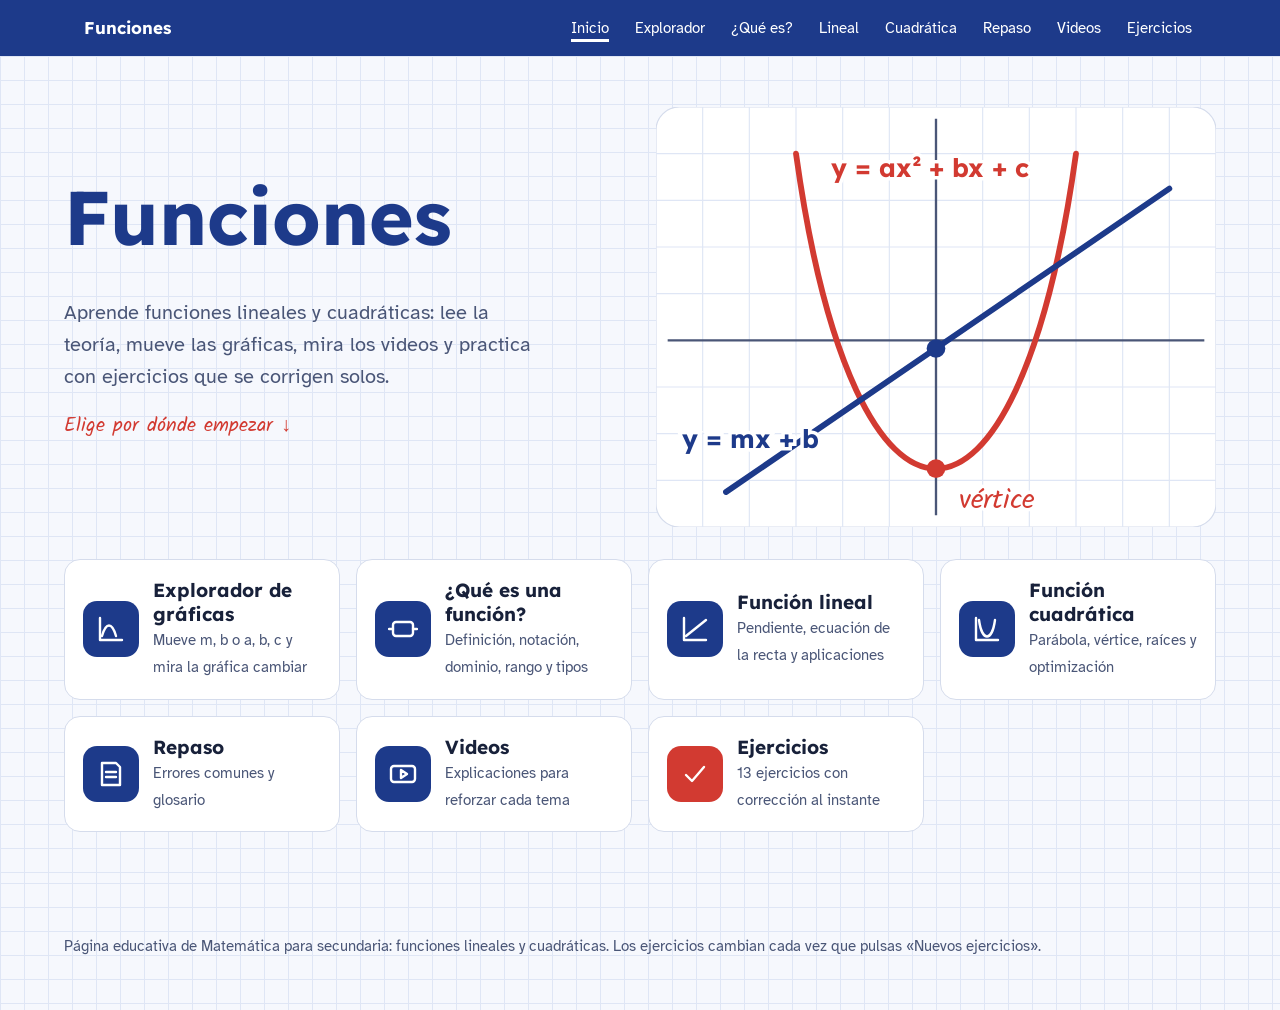
<file: index.html>
<!doctype html>
<html lang="es">
  <head>
    <meta charset="utf-8" />
    <meta name="viewport" content="width=device-width,initial-scale=1" />
    <title>Funciones: aprende y practica</title>
    <link rel="preconnect" href="https://fonts.googleapis.com" />
    <link
      href="https://fonts.googleapis.com/css2?family=Lexend:wght@500;700&family=Atkinson+Hyperlegible:wght@400;700&family=Kalam:wght@700&display=swap"
      rel="stylesheet"
    />
    <!-- Estilos: comunes primero, luego los de esta página -->
    <link rel="stylesheet" href="base.css" />
    <link rel="stylesheet" href="navegacion.css" />
    <link rel="stylesheet" href="componentes.css" />
    <link rel="stylesheet" href="portada.css" />
  </head>
  <body>
    <nav>
      <div class="wrap">
        <b>Funciones</b><a href="index.html" aria-current="page">Inicio</a
        ><a href="explorador.html">Explorador</a><a href="que-es.html">¿Qué es?</a
        ><a href="lineal.html">Lineal</a><a href="cuadratica.html">Cuadrática</a
        ><a href="repaso.html">Repaso</a><a href="videos.html">Videos</a
        ><a href="ejercicios.html">Ejercicios</a>
      </div>
    </nav>

    <section class="band cover paper" id="inicio">
      <div class="wrap">
        <div>
          <h1>Funciones</h1>
          <p class="lead" style="font-size: 20px; color: var(--soft); max-width: 36ch">
            Aprende funciones lineales y cuadráticas: lee la teoría, mueve las gráficas, mira los
            videos y practica con ejercicios que se corrigen solos.
          </p>
          <p class="note">Elige por dónde empezar ↓</p>
        </div>
        <svg
          class="art"
          viewBox="0 0 480 360"
          role="img"
          aria-label="Una recta y una parábola sobre un plano cartesiano"
        >
          <rect
            x="0"
            y="0"
            width="480"
            height="360"
            rx="20"
            fill="var(--card)"
            stroke="var(--line)"
          />
          <g stroke="var(--grid)" stroke-width="1">
            <path
              d="M40 0V360M80 0V360M120 0V360M160 0V360M200 0V360M280 0V360M320 0V360M360 0V360M400 0V360M440 0V360M0 40H480M0 80H480M0 120H480M0 160H480M0 240H480M0 280H480M0 320H480"
            />
          </g>
          <g stroke="var(--soft)" stroke-width="2"><path d="M240 10V350M10 200H470" /></g>
          <path
            d="M120 40 C 170 400, 310 400, 360 40"
            fill="none"
            stroke="var(--red)"
            stroke-width="5"
            stroke-linecap="round"
          />
          <path
            d="M60 330 L 440 70"
            fill="none"
            stroke="var(--blue)"
            stroke-width="5"
            stroke-linecap="round"
          />
          <circle cx="240" cy="310" r="8" fill="var(--red)" />
          <circle cx="240" cy="207" r="8" fill="var(--blue)" />
          <text
            x="260"
            y="344"
            paint-order="stroke"
            stroke="var(--card)"
            stroke-width="6"
            font-family="Kalam,cursive"
            font-size="24"
            fill="var(--red)"
          >
            vértice
          </text>
          <text
            x="22"
            y="292"
            paint-order="stroke"
            stroke="var(--card)"
            stroke-width="6"
            font-family="Lexend,sans-serif"
            font-weight="700"
            font-size="22"
            fill="var(--blue)"
          >
            y = mx + b
          </text>
          <text
            x="150"
            y="60"
            paint-order="stroke"
            stroke="var(--card)"
            stroke-width="6"
            font-family="Lexend,sans-serif"
            font-weight="700"
            font-size="22"
            fill="var(--red)"
          >
            y = ax² + bx + c
          </text>
        </svg>
      </div>
      <div style="max-width: 1240px; margin: 0 auto">
        <div class="menu" style="margin-top: 32px">
          <a class="card" href="explorador.html"
            ><span class="ic"
              ><svg
                width="30"
                height="30"
                viewBox="0 0 30 30"
                fill="none"
                stroke="#fff"
                stroke-width="2.4"
                stroke-linecap="round"
                stroke-linejoin="round"
                aria-hidden="true"
              >
                <path d="M4 26V4M4 26h22" />
                <path d="M6 22c4-14 10-14 14 0" /></svg></span
            ><span
              ><b>Explorador de gráficas</b
              ><small>Mueve m, b o a, b, c y mira la gráfica cambiar</small></span
            ></a
          ><a class="card" href="que-es.html"
            ><span class="ic"
              ><svg
                width="30"
                height="30"
                viewBox="0 0 30 30"
                fill="none"
                stroke="#fff"
                stroke-width="2.4"
                stroke-linecap="round"
                stroke-linejoin="round"
                aria-hidden="true"
              >
                <rect x="5" y="8" width="20" height="14" rx="3" />
                <path d="M1 15h4M25 15h4" /></svg></span
            ><span
              ><b>¿Qué es una función?</b
              ><small>Definición, notación, dominio, rango y tipos</small></span
            ></a
          ><a class="card" href="lineal.html"
            ><span class="ic"
              ><svg
                width="30"
                height="30"
                viewBox="0 0 30 30"
                fill="none"
                stroke="#fff"
                stroke-width="2.4"
                stroke-linecap="round"
                stroke-linejoin="round"
                aria-hidden="true"
              >
                <path d="M4 26V4M4 26h22" />
                <path d="M6 22L26 6" /></svg></span
            ><span
              ><b>Función lineal</b
              ><small>Pendiente, ecuación de la recta y aplicaciones</small></span
            ></a
          ><a class="card" href="cuadratica.html"
            ><span class="ic"
              ><svg
                width="30"
                height="30"
                viewBox="0 0 30 30"
                fill="none"
                stroke="#fff"
                stroke-width="2.4"
                stroke-linecap="round"
                stroke-linejoin="round"
                aria-hidden="true"
              >
                <path d="M4 26V4M4 26h22" />
                <path d="M7 6c3 22 13 22 16 0" /></svg></span
            ><span
              ><b>Función cuadrática</b
              ><small>Parábola, vértice, raíces y optimización</small></span
            ></a
          ><a class="card" href="repaso.html"
            ><span class="ic"
              ><svg
                width="30"
                height="30"
                viewBox="0 0 30 30"
                fill="none"
                stroke="#fff"
                stroke-width="2.4"
                stroke-linecap="round"
                stroke-linejoin="round"
                aria-hidden="true"
              >
                <path d="M6 4h14l4 4v18H6z" />
                <path d="M10 13h10M10 18h10" /></svg></span
            ><span><b>Repaso</b><small>Errores comunes y glosario</small></span></a
          ><a class="card" href="videos.html"
            ><span class="ic"
              ><svg
                width="30"
                height="30"
                viewBox="0 0 30 30"
                fill="none"
                stroke="#fff"
                stroke-width="2.4"
                stroke-linecap="round"
                stroke-linejoin="round"
                aria-hidden="true"
              >
                <rect x="3" y="7" width="24" height="16" rx="3" />
                <path d="M13 11l6 4-6 4z" /></svg></span
            ><span><b>Videos</b><small>Explicaciones para reforzar cada tema</small></span></a
          ><a class="card hot" href="ejercicios.html"
            ><span class="ic"
              ><svg
                width="30"
                height="30"
                viewBox="0 0 30 30"
                fill="none"
                stroke="#fff"
                stroke-width="2.4"
                stroke-linecap="round"
                stroke-linejoin="round"
                aria-hidden="true"
              >
                <path d="M6 16l6 6L24 8" /></svg></span
            ><span
              ><b>Ejercicios</b><small>13 ejercicios con corrección al instante</small></span
            ></a
          >
        </div>
      </div>
    </section>

    <footer class="band paper">
      <div class="wrap">
        Página educativa de Matemática para secundaria: funciones lineales y cuadráticas. Los
        ejercicios cambian cada vez que pulsas «Nuevos ejercicios».
      </div>
    </footer>
  </body>
</html>
</file>
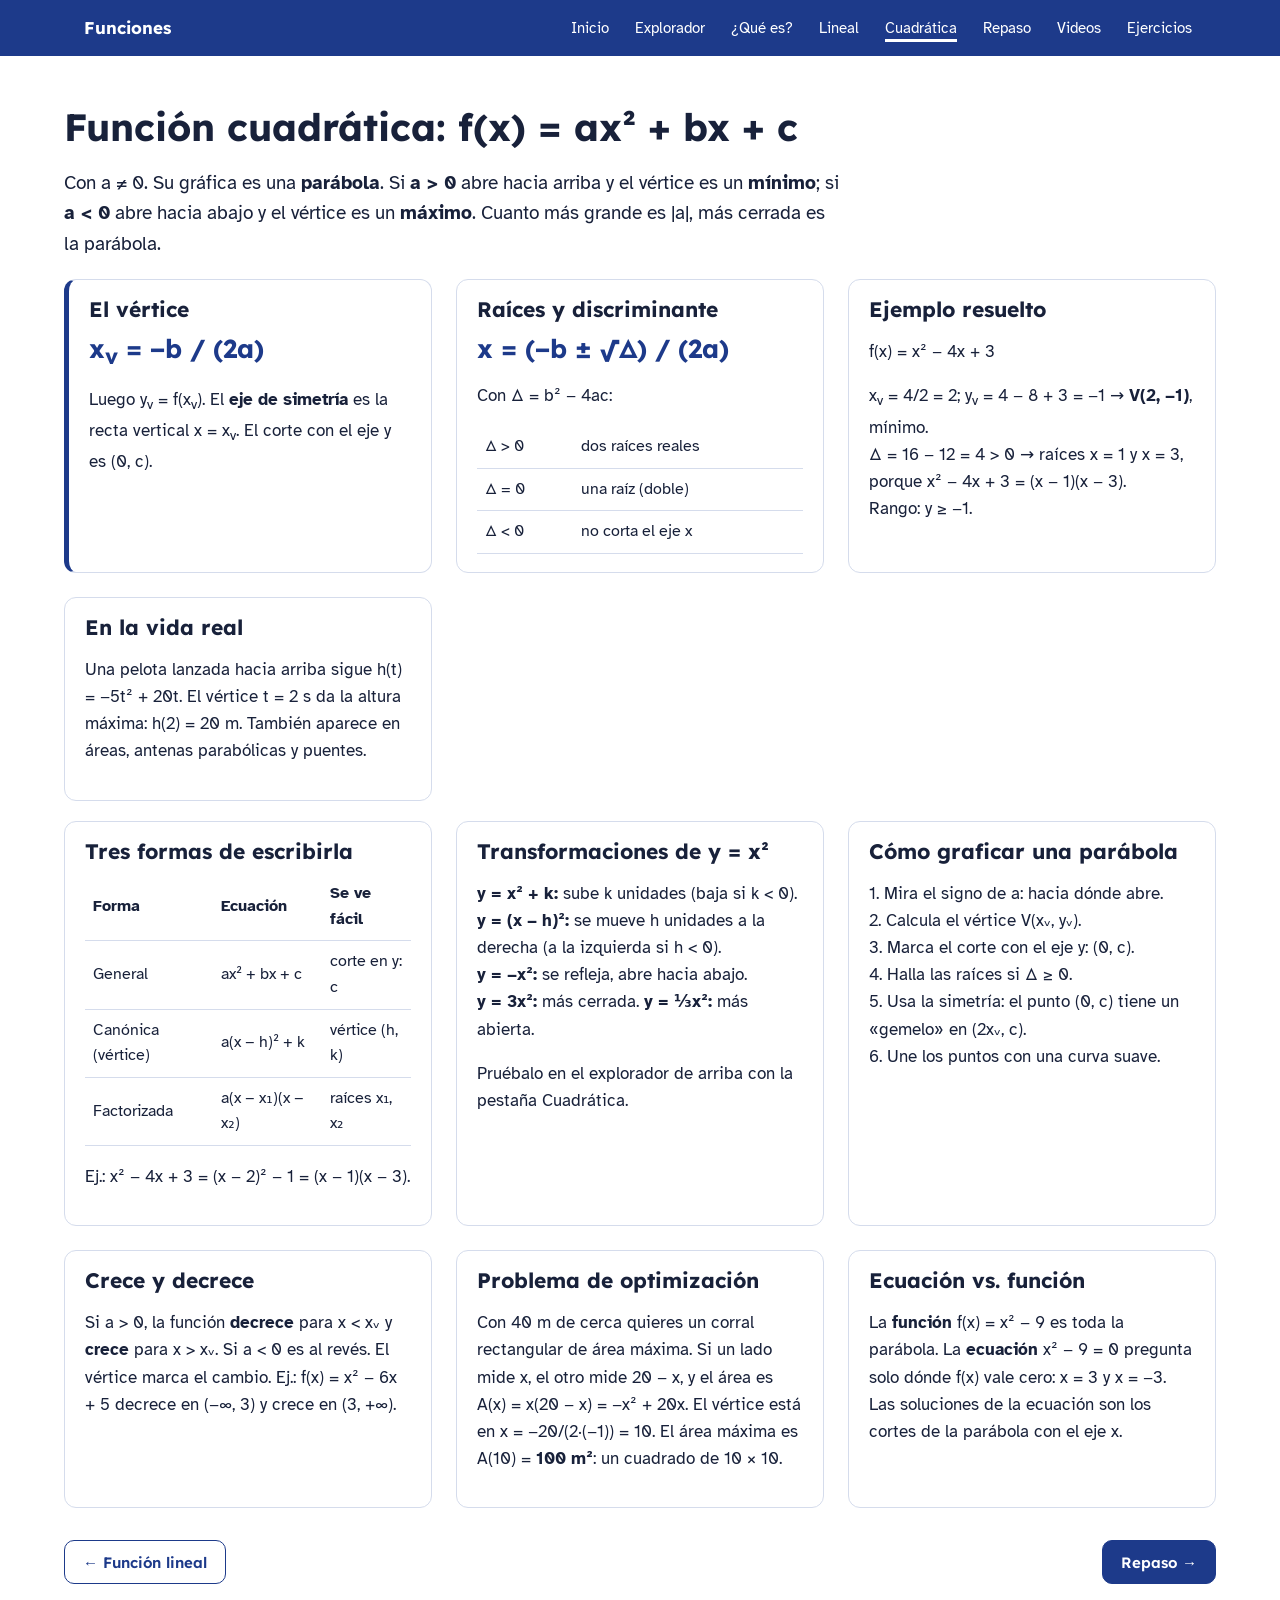
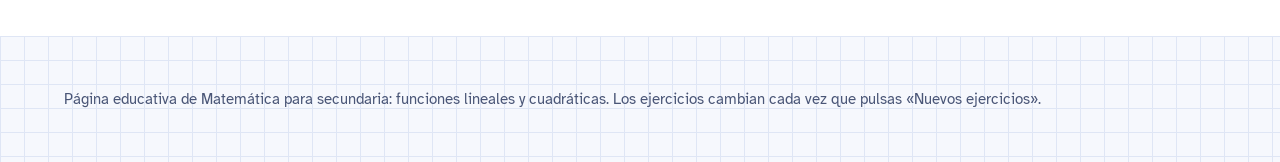
<file: cuadratica.html>
<!doctype html>
<html lang="es">
  <head>
    <meta charset="utf-8" />
    <meta name="viewport" content="width=device-width,initial-scale=1" />
    <title>Función cuadrática · Funciones</title>
    <link rel="preconnect" href="https://fonts.googleapis.com" />
    <link
      href="https://fonts.googleapis.com/css2?family=Lexend:wght@500;700&family=Atkinson+Hyperlegible:wght@400;700&family=Kalam:wght@700&display=swap"
      rel="stylesheet"
    />
    <!-- Estilos: comunes primero, luego los de esta página -->
    <link rel="stylesheet" href="base.css" />
    <link rel="stylesheet" href="navegacion.css" />
    <link rel="stylesheet" href="componentes.css" />
    <link rel="stylesheet" href="teoria.css" />
  </head>
  <body>
    <nav>
      <div class="wrap">
        <b>Funciones</b><a href="index.html">Inicio</a><a href="explorador.html">Explorador</a
        ><a href="que-es.html">¿Qué es?</a><a href="lineal.html">Lineal</a
        ><a href="cuadratica.html" aria-current="page">Cuadrática</a><a href="repaso.html">Repaso</a
        ><a href="videos.html">Videos</a><a href="ejercicios.html">Ejercicios</a>
      </div>
    </nav>

    <section class="band" id="cuadratica">
      <div class="wrap">
        <h2>Función cuadrática: f(x) = ax² + bx + c</h2>
        <p class="def">
          Con a ≠ 0. Su gráfica es una <b>parábola</b>. Si <b>a &gt; 0</b> abre hacia arriba y el
          vértice es un <b>mínimo</b>; si <b>a &lt; 0</b> abre hacia abajo y el vértice es un
          <b>máximo</b>. Cuanto más grande es |a|, más cerrada es la parábola.
        </p>
        <div class="cols">
          <div class="box key">
            <h3>El vértice</h3>
            <p class="formula">x<sub>v</sub> = −b / (2a)</p>
            <p>
              Luego y<sub>v</sub> = f(x<sub>v</sub>). El <b>eje de simetría</b> es la recta vertical
              x = x<sub>v</sub>. El corte con el eje y es (0, c).
            </p>
          </div>
          <div class="box">
            <h3>Raíces y discriminante</h3>
            <p class="formula">x = (−b ± √Δ) / (2a)</p>
            <p>Con Δ = b² − 4ac:</p>
            <table>
              <tr>
                <td>Δ &gt; 0</td>
                <td>dos raíces reales</td>
              </tr>
              <tr>
                <td>Δ = 0</td>
                <td>una raíz (doble)</td>
              </tr>
              <tr>
                <td>Δ &lt; 0</td>
                <td>no corta el eje x</td>
              </tr>
            </table>
          </div>
          <div class="box">
            <h3>Ejemplo resuelto</h3>
            <p>f(x) = x² − 4x + 3</p>
            <p>
              x<sub>v</sub> = 4/2 = 2; y<sub>v</sub> = 4 − 8 + 3 = −1 → <b>V(2, −1)</b>, mínimo.<br />Δ
              = 16 − 12 = 4 &gt; 0 → raíces x = 1 y x = 3, porque x² − 4x + 3 = (x − 1)(x − 3).<br />Rango:
              y ≥ −1.
            </p>
          </div>
          <div class="box">
            <h3>En la vida real</h3>
            <p>
              Una pelota lanzada hacia arriba sigue h(t) = −5t² + 20t. El vértice t = 2 s da la
              altura máxima: h(2) = 20 m. También aparece en áreas, antenas parabólicas y puentes.
            </p>
          </div>
        </div>
        <div class="cols">
          <div class="box">
            <h3>Tres formas de escribirla</h3>
            <table>
              <tr>
                <th>Forma</th>
                <th>Ecuación</th>
                <th>Se ve fácil</th>
              </tr>
              <tr>
                <td>General</td>
                <td>ax² + bx + c</td>
                <td>corte en y: c</td>
              </tr>
              <tr>
                <td>Canónica (vértice)</td>
                <td>a(x − h)² + k</td>
                <td>vértice (h, k)</td>
              </tr>
              <tr>
                <td>Factorizada</td>
                <td>a(x − x₁)(x − x₂)</td>
                <td>raíces x₁, x₂</td>
              </tr>
            </table>
            <p>Ej.: x² − 4x + 3 = (x − 2)² − 1 = (x − 1)(x − 3).</p>
          </div>
          <div class="box">
            <h3>Transformaciones de y = x²</h3>
            <p>
              <b>y = x² + k:</b> sube k unidades (baja si k &lt; 0).<br /><b>y = (x − h)²:</b> se
              mueve h unidades a la derecha (a la izquierda si h &lt; 0).<br /><b>y = −x²:</b> se
              refleja, abre hacia abajo.<br /><b>y = 3x²:</b> más cerrada. <b>y = ⅓x²:</b> más
              abierta.
            </p>
            <p>Pruébalo en el explorador de arriba con la pestaña Cuadrática.</p>
          </div>
          <div class="box">
            <h3>Cómo graficar una parábola</h3>
            <p>
              1. Mira el signo de a: hacia dónde abre.<br />2. Calcula el vértice V(xᵥ, yᵥ).<br />3.
              Marca el corte con el eje y: (0, c).<br />4. Halla las raíces si Δ ≥ 0.<br />5. Usa la
              simetría: el punto (0, c) tiene un «gemelo» en (2xᵥ, c).<br />6. Une los puntos con
              una curva suave.
            </p>
          </div>
          <div class="box">
            <h3>Crece y decrece</h3>
            <p>
              Si a &gt; 0, la función <b>decrece</b> para x &lt; xᵥ y <b>crece</b> para x &gt; xᵥ.
              Si a &lt; 0 es al revés. El vértice marca el cambio. Ej.: f(x) = x² − 6x + 5 decrece
              en (−∞, 3) y crece en (3, +∞).
            </p>
          </div>
          <div class="box">
            <h3>Problema de optimización</h3>
            <p>
              Con 40 m de cerca quieres un corral rectangular de área máxima. Si un lado mide x, el
              otro mide 20 − x, y el área es A(x) = x(20 − x) = −x² + 20x. El vértice está en x =
              −20/(2·(−1)) = 10. El área máxima es A(10) = <b>100 m²</b>: un cuadrado de 10 × 10.
            </p>
          </div>
          <div class="box">
            <h3>Ecuación vs. función</h3>
            <p>
              La <b>función</b> f(x) = x² − 9 es toda la parábola. La <b>ecuación</b> x² − 9 = 0
              pregunta solo dónde f(x) vale cero: x = 3 y x = −3. Las soluciones de la ecuación son
              los cortes de la parábola con el eje x.
            </p>
          </div>
        </div>
      </div>
      <div class="pager">
        <a href="lineal.html">← Función lineal</a><a class="next" href="repaso.html">Repaso →</a>
      </div>
    </section>

    <footer class="band paper">
      <div class="wrap">
        Página educativa de Matemática para secundaria: funciones lineales y cuadráticas. Los
        ejercicios cambian cada vez que pulsas «Nuevos ejercicios».
      </div>
    </footer>
  </body>
</html>
</file>
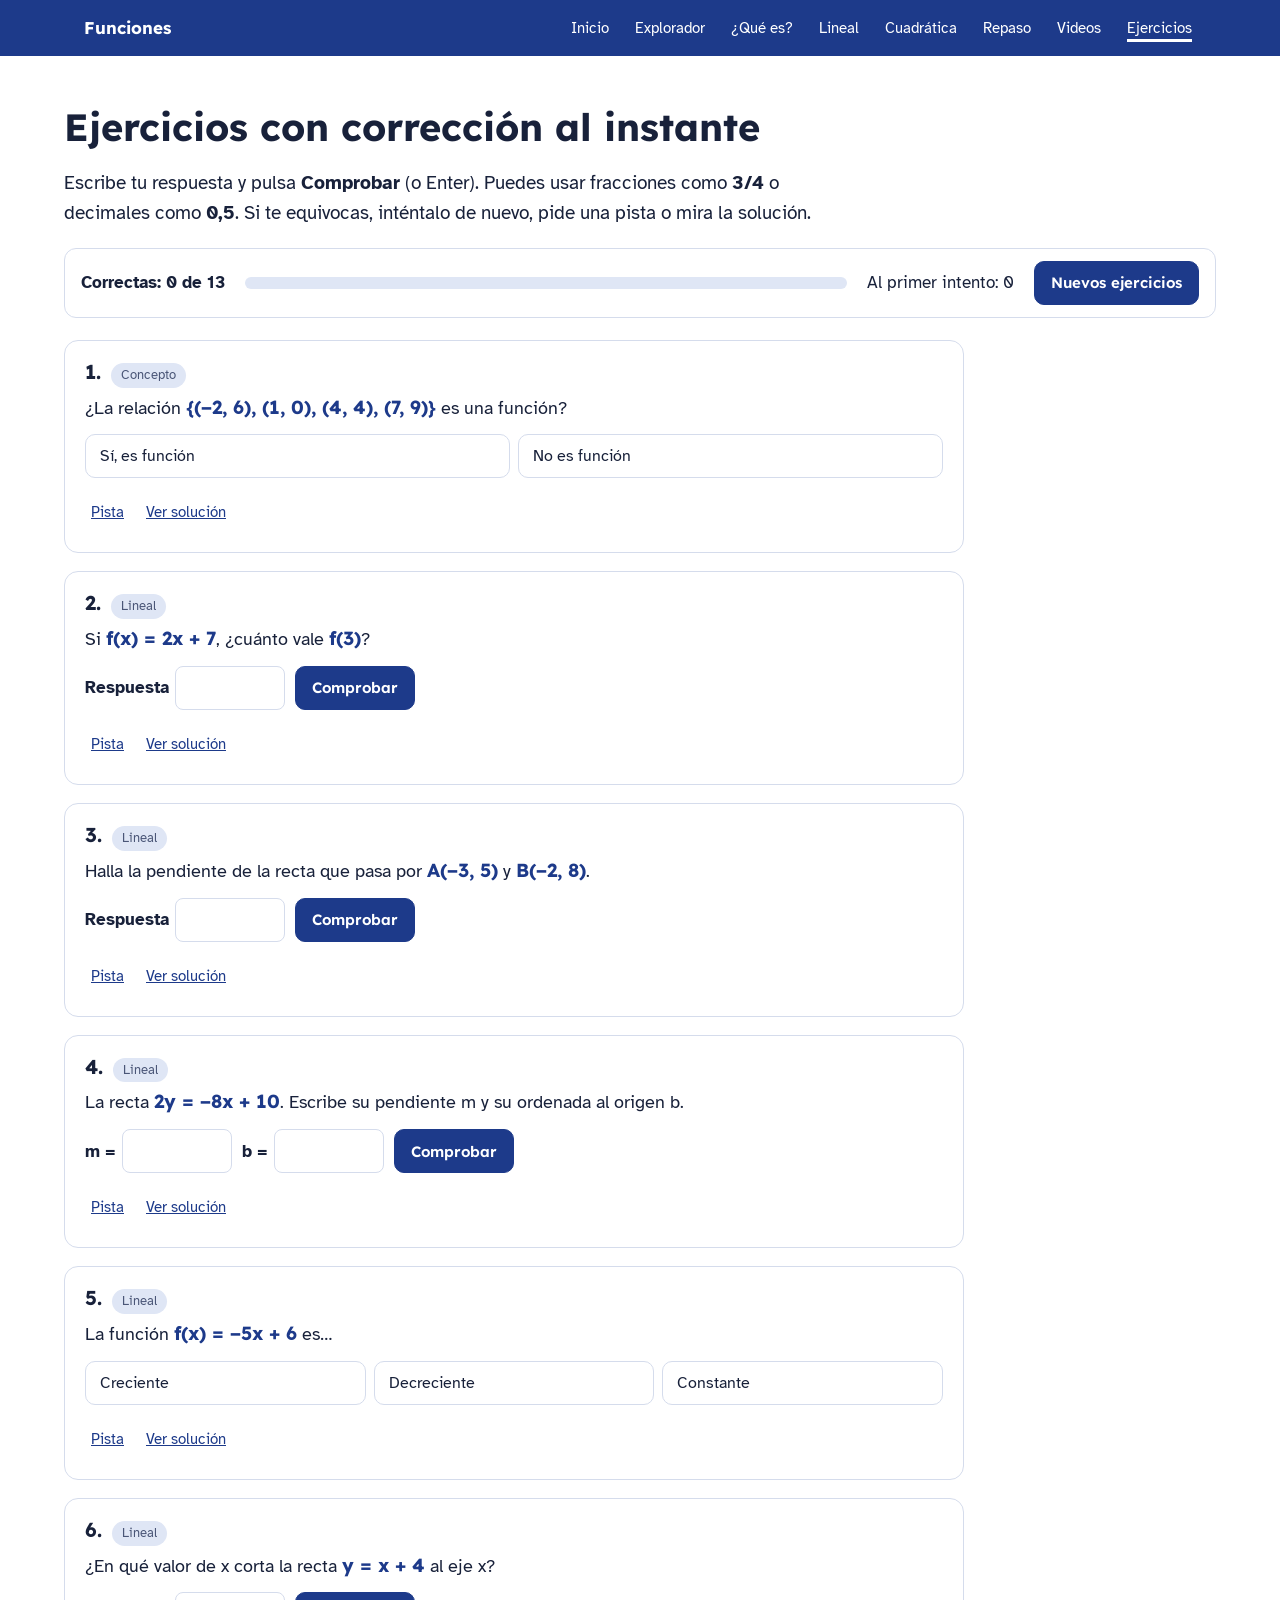
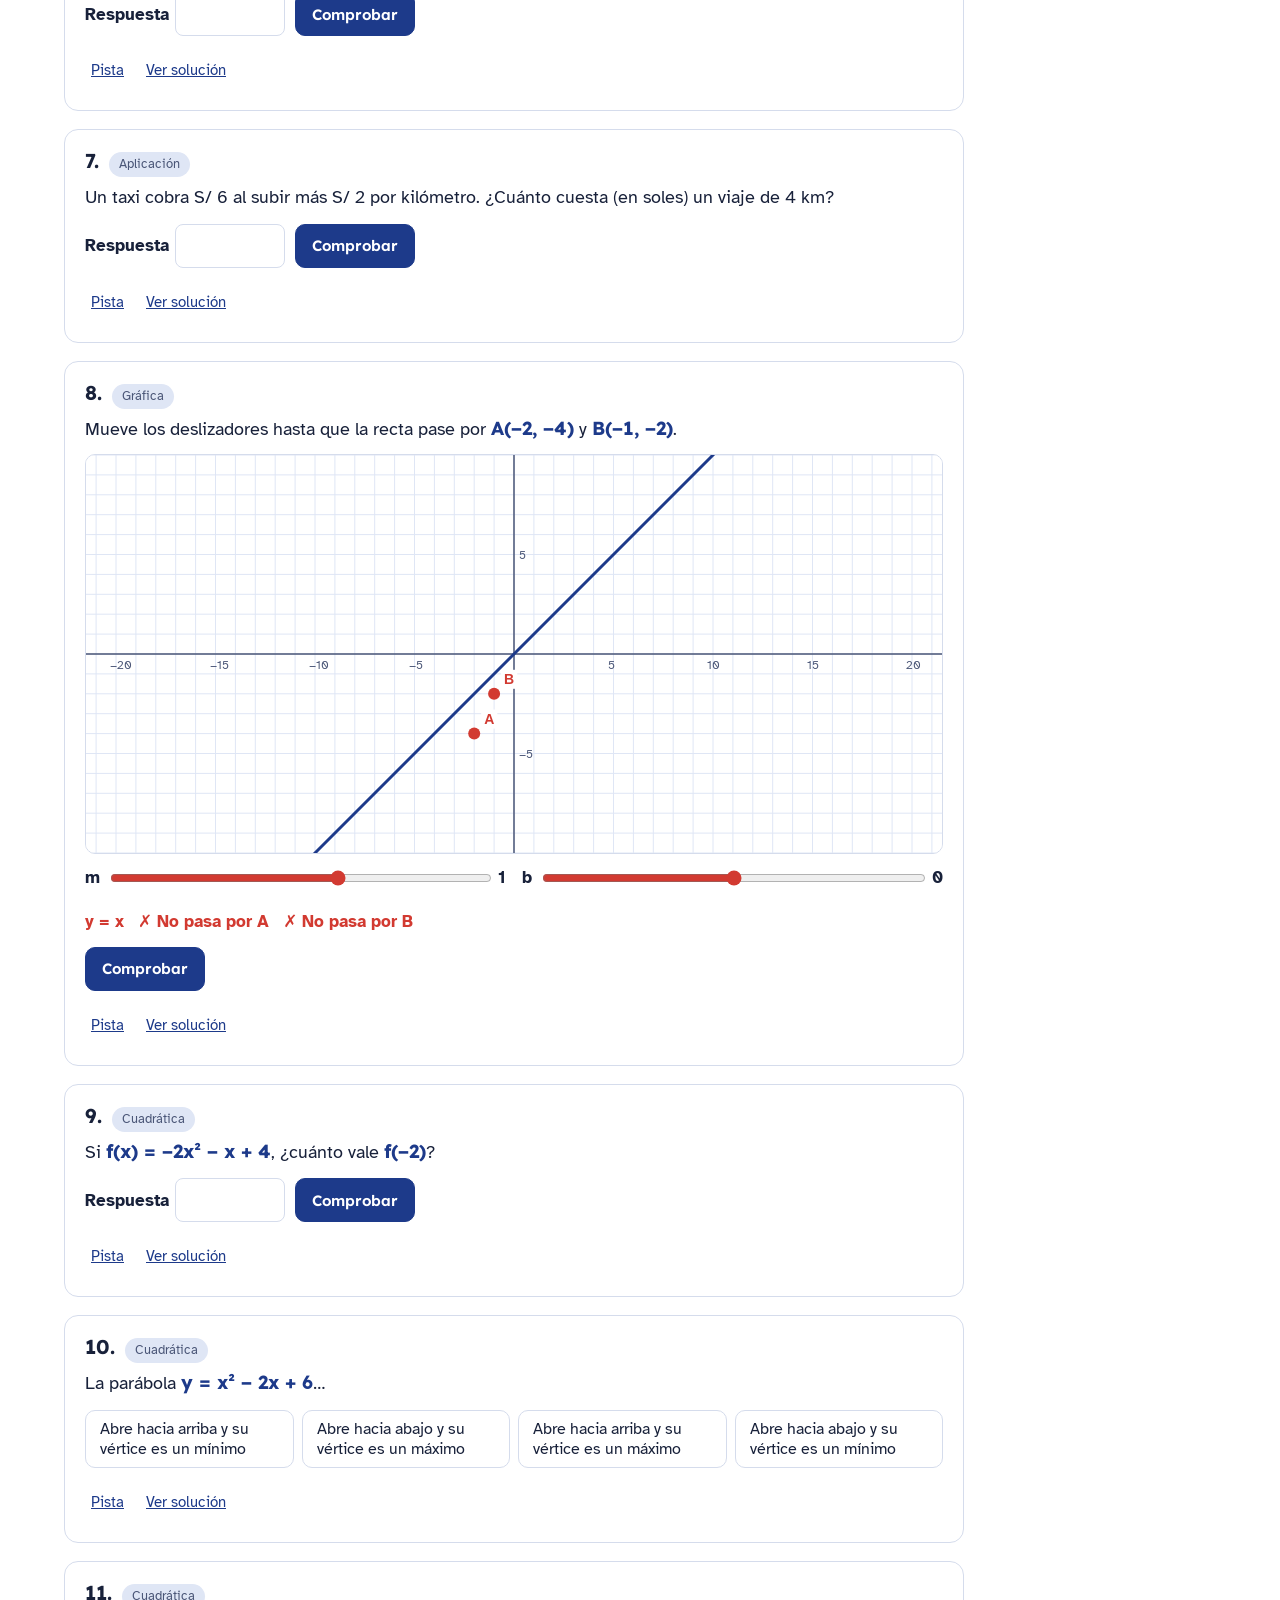
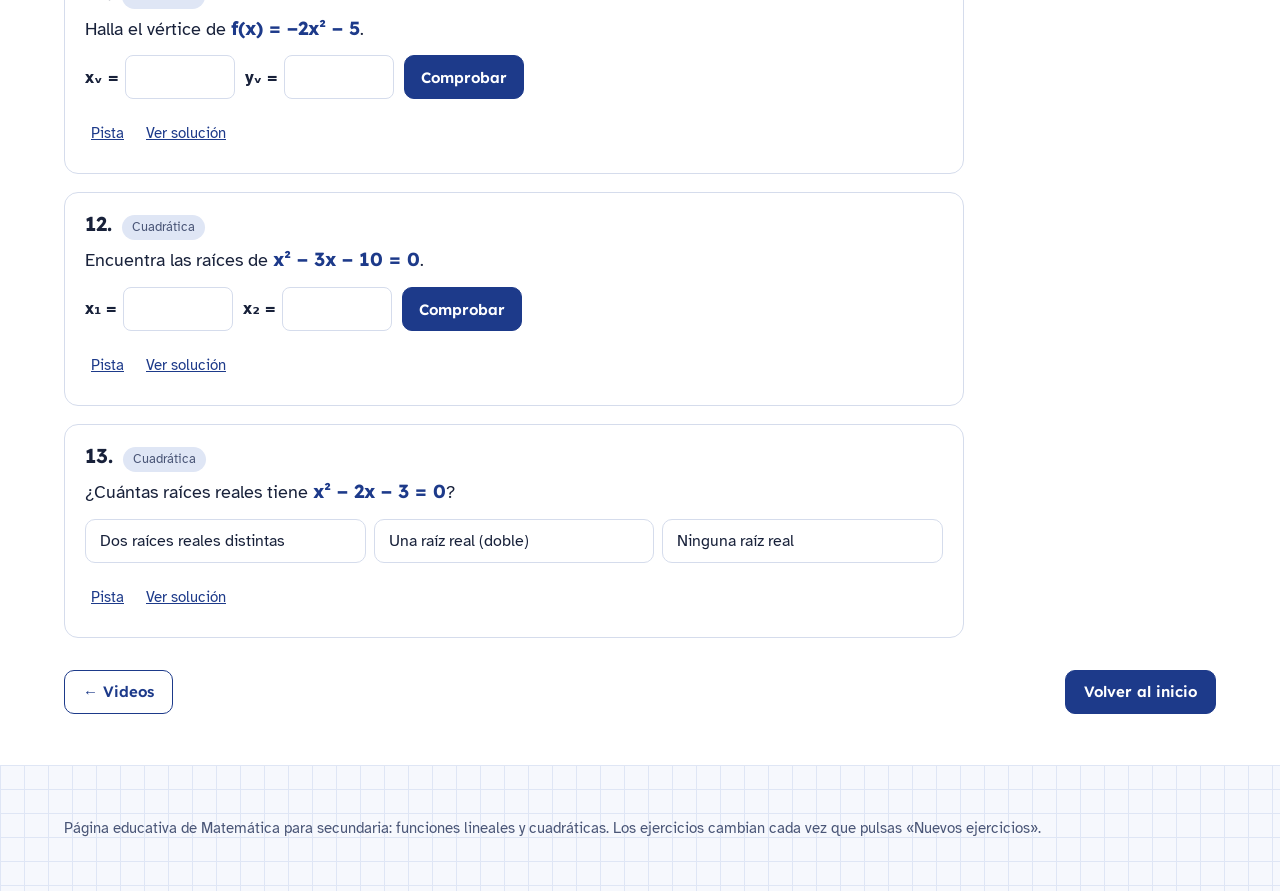
<file: ejercicios.html>
<!doctype html>
<html lang="es">
  <head>
    <meta charset="utf-8" />
    <meta name="viewport" content="width=device-width,initial-scale=1" />
    <title>Ejercicios · Funciones</title>
    <link rel="preconnect" href="https://fonts.googleapis.com" />
    <link
      href="https://fonts.googleapis.com/css2?family=Lexend:wght@500;700&family=Atkinson+Hyperlegible:wght@400;700&family=Kalam:wght@700&display=swap"
      rel="stylesheet"
    />
    <!-- Estilos: comunes primero, luego los de esta página -->
    <link rel="stylesheet" href="base.css" />
    <link rel="stylesheet" href="navegacion.css" />
    <link rel="stylesheet" href="componentes.css" />
    <link rel="stylesheet" href="ejercicios.css" />
  </head>
  <body>
    <nav>
      <div class="wrap">
        <b>Funciones</b><a href="index.html">Inicio</a><a href="explorador.html">Explorador</a
        ><a href="que-es.html">¿Qué es?</a><a href="lineal.html">Lineal</a
        ><a href="cuadratica.html">Cuadrática</a><a href="repaso.html">Repaso</a
        ><a href="videos.html">Videos</a
        ><a href="ejercicios.html" aria-current="page">Ejercicios</a>
      </div>
    </nav>

    <section class="band" id="ejercicios">
      <div class="wrap">
        <h2>Ejercicios con corrección al instante</h2>
        <p class="def">
          Escribe tu respuesta y pulsa <b>Comprobar</b> (o Enter). Puedes usar fracciones como
          <b>3/4</b> o decimales como <b>0,5</b>. Si te equivocas, inténtalo de nuevo, pide una
          pista o mira la solución.
        </p>
        <div class="score" aria-live="polite">
          <b id="sc">Correctas: 0 de 13</b>
          <div class="bar"><i id="scb"></i></div>
          <span id="sc2">Al primer intento: 0</span
          ><button class="btn main" id="regen">Nuevos ejercicios</button>
        </div>
        <div class="exs" id="exs"></div>
      </div>
      <div class="pager">
        <a href="videos.html">← Videos</a><a class="next" href="index.html">Volver al inicio</a>
      </div>
    </section>

    <footer class="band paper">
      <div class="wrap">
        Página educativa de Matemática para secundaria: funciones lineales y cuadráticas. Los
        ejercicios cambian cada vez que pulsas «Nuevos ejercicios».
      </div>
    </footer>

    <!-- Scripts de esta página -->
    <script src="utilidades.js"></script>
    <script src="graficas.js"></script>
    <script src="videos.js"></script>
    <script src="ejercicios.js"></script>
  </body>
</html>
</file>
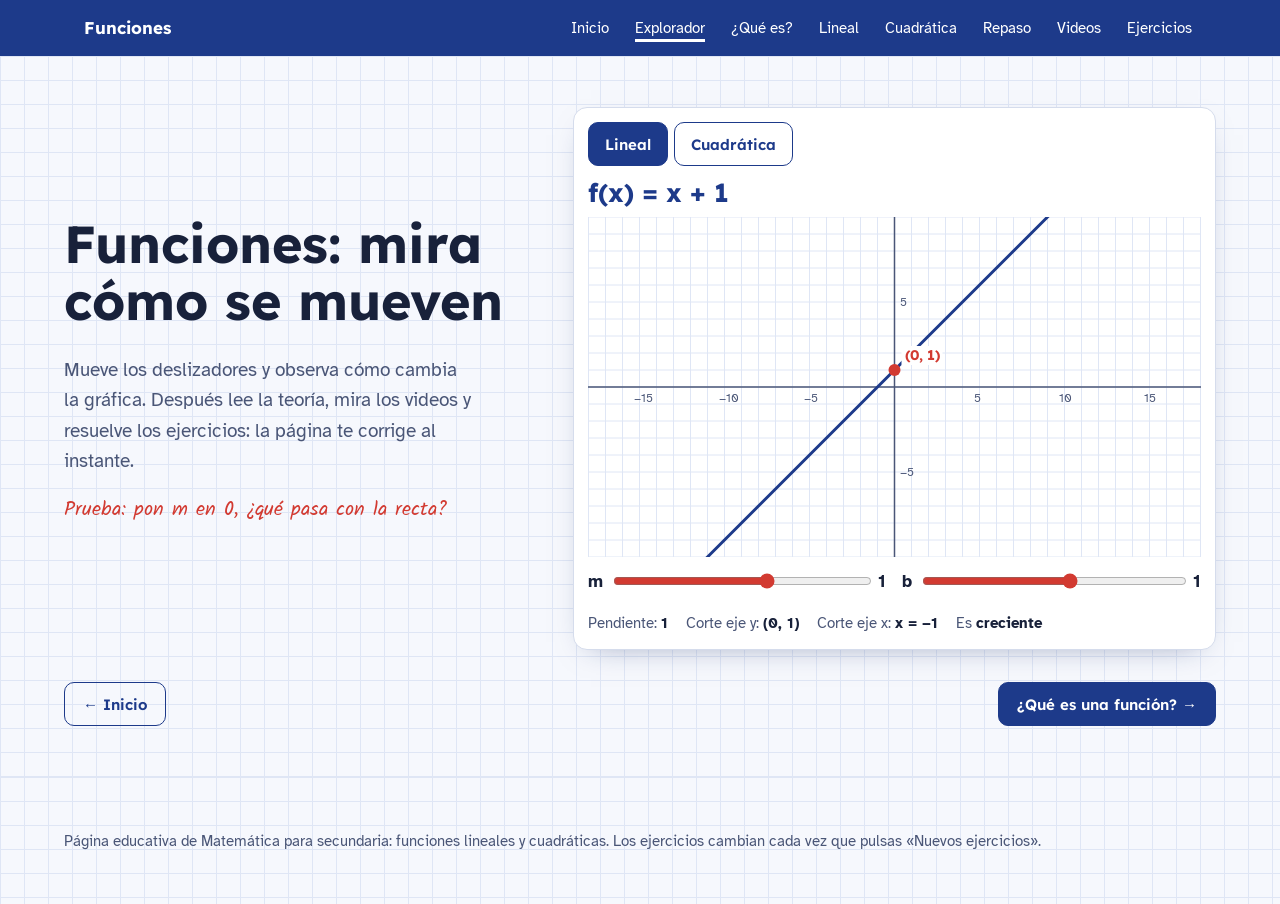
<file: explorador.html>
<!doctype html>
<html lang="es">
  <head>
    <meta charset="utf-8" />
    <meta name="viewport" content="width=device-width,initial-scale=1" />
    <title>Explorador · Funciones</title>
    <link rel="preconnect" href="https://fonts.googleapis.com" />
    <link
      href="https://fonts.googleapis.com/css2?family=Lexend:wght@500;700&family=Atkinson+Hyperlegible:wght@400;700&family=Kalam:wght@700&display=swap"
      rel="stylesheet"
    />
    <!-- Estilos: comunes primero, luego los de esta página -->
    <link rel="stylesheet" href="base.css" />
    <link rel="stylesheet" href="navegacion.css" />
    <link rel="stylesheet" href="componentes.css" />
    <link rel="stylesheet" href="explorador.css" />
  </head>
  <body>
    <nav>
      <div class="wrap">
        <b>Funciones</b><a href="index.html">Inicio</a
        ><a href="explorador.html" aria-current="page">Explorador</a
        ><a href="que-es.html">¿Qué es?</a><a href="lineal.html">Lineal</a
        ><a href="cuadratica.html">Cuadrática</a><a href="repaso.html">Repaso</a
        ><a href="videos.html">Videos</a><a href="ejercicios.html">Ejercicios</a>
      </div>
    </nav>

    <header class="band hero paper" id="explorador">
      <div class="wrap">
        <div>
          <h1>Funciones: mira cómo se mueven</h1>
          <p class="lead">
            Mueve los deslizadores y observa cómo cambia la gráfica. Después lee la teoría, mira los
            videos y resuelve los ejercicios: la página te corrige al instante.
          </p>
          <p class="note">Prueba: pon m en 0, ¿qué pasa con la recta?</p>
        </div>
        <div class="board">
          <div class="tabs" role="group" aria-label="Tipo de función">
            <button id="tL" aria-pressed="true">Lineal</button
            ><button id="tQ" aria-pressed="false">Cuadrática</button>
          </div>
          <div class="formula" id="hF">f(x) = x + 1</div>
          <div class="fig"><canvas id="hero"></canvas></div>
          <div class="sliders" id="hS"></div>
          <div class="readout" id="hR"></div>
        </div>
      </div>
      <div class="pager">
        <a href="index.html">← Inicio</a
        ><a class="next" href="que-es.html">¿Qué es una función? →</a>
      </div>
    </header>

    <footer class="band paper">
      <div class="wrap">
        Página educativa de Matemática para secundaria: funciones lineales y cuadráticas. Los
        ejercicios cambian cada vez que pulsas «Nuevos ejercicios».
      </div>
    </footer>

    <!-- Scripts de esta página -->
    <script src="utilidades.js"></script>
    <script src="graficas.js"></script>
    <script src="explorador.js"></script>
  </body>
</html>
</file>
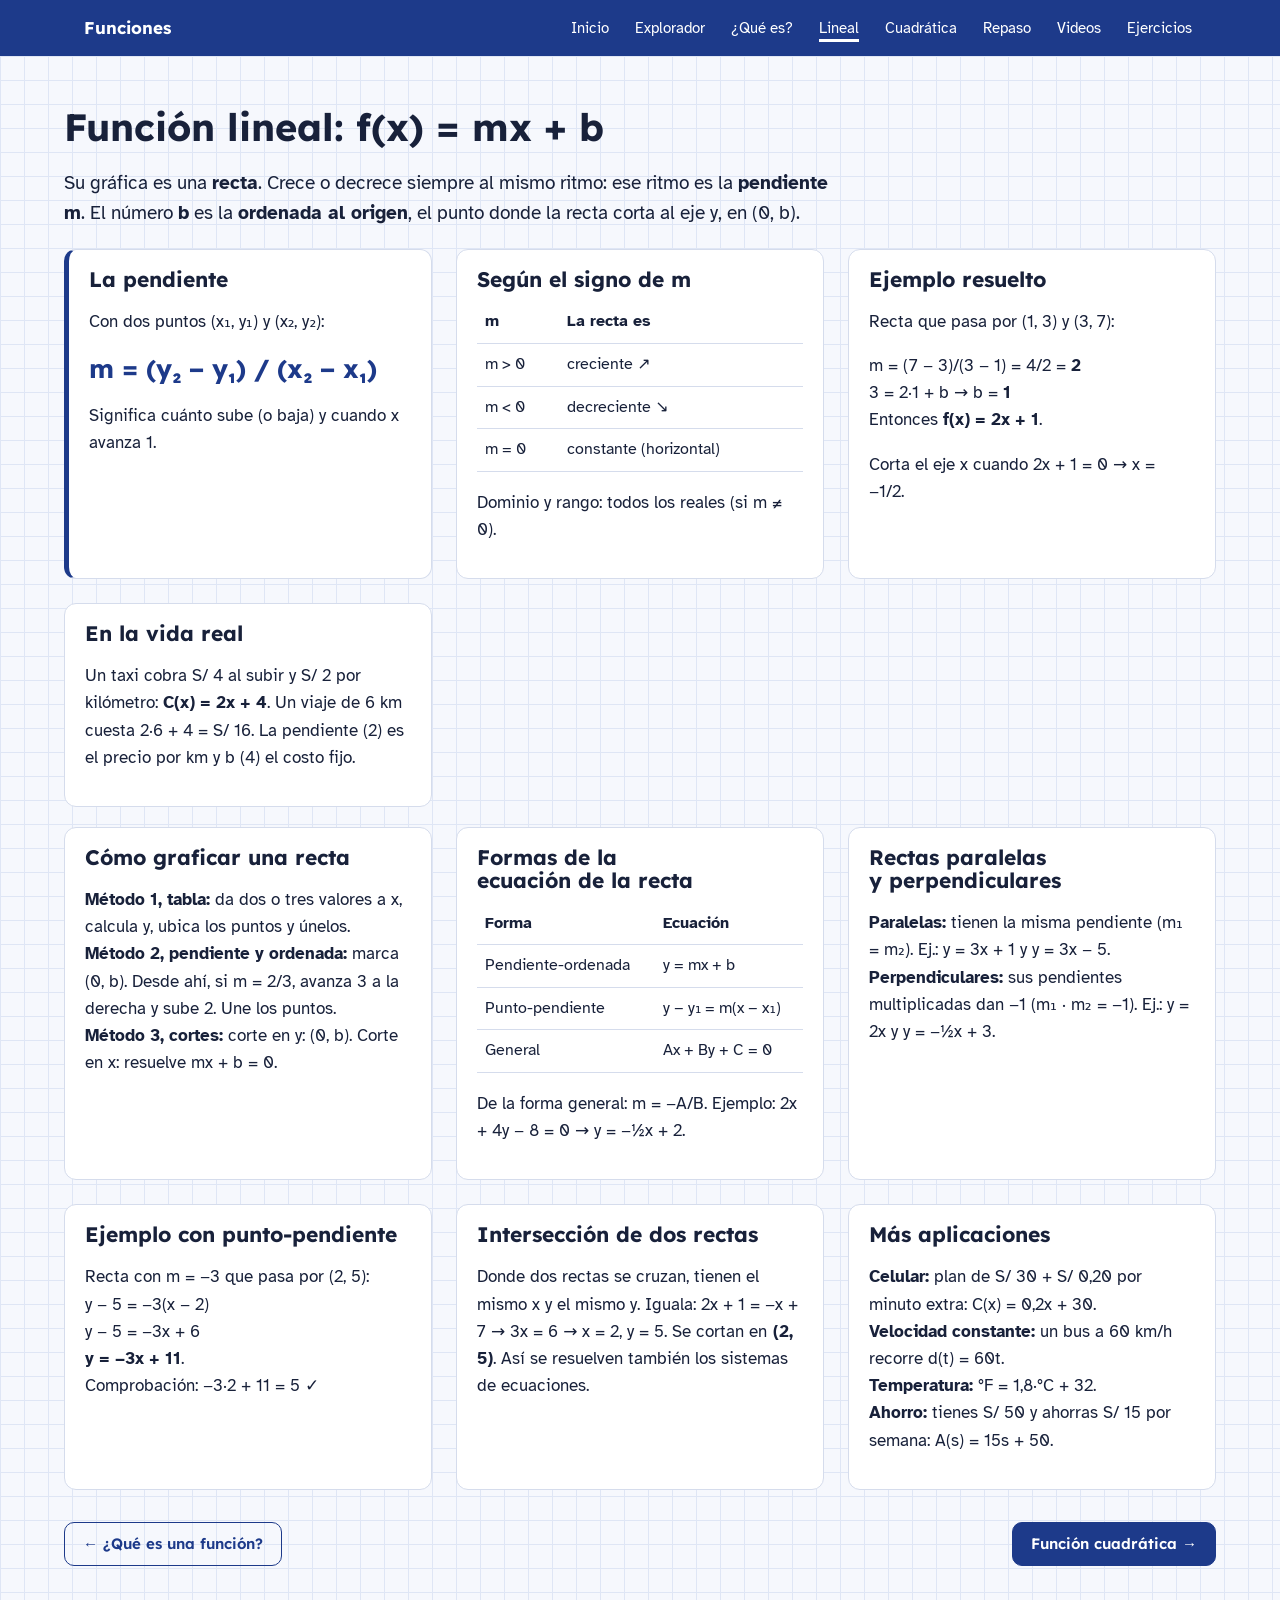
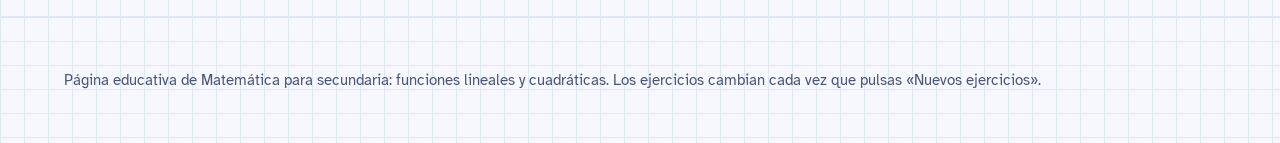
<file: lineal.html>
<!doctype html>
<html lang="es">
  <head>
    <meta charset="utf-8" />
    <meta name="viewport" content="width=device-width,initial-scale=1" />
    <title>Función lineal · Funciones</title>
    <link rel="preconnect" href="https://fonts.googleapis.com" />
    <link
      href="https://fonts.googleapis.com/css2?family=Lexend:wght@500;700&family=Atkinson+Hyperlegible:wght@400;700&family=Kalam:wght@700&display=swap"
      rel="stylesheet"
    />
    <!-- Estilos: comunes primero, luego los de esta página -->
    <link rel="stylesheet" href="base.css" />
    <link rel="stylesheet" href="navegacion.css" />
    <link rel="stylesheet" href="componentes.css" />
    <link rel="stylesheet" href="teoria.css" />
  </head>
  <body>
    <nav>
      <div class="wrap">
        <b>Funciones</b><a href="index.html">Inicio</a><a href="explorador.html">Explorador</a
        ><a href="que-es.html">¿Qué es?</a><a href="lineal.html" aria-current="page">Lineal</a
        ><a href="cuadratica.html">Cuadrática</a><a href="repaso.html">Repaso</a
        ><a href="videos.html">Videos</a><a href="ejercicios.html">Ejercicios</a>
      </div>
    </nav>

    <section class="band paper" id="lineal">
      <div class="wrap">
        <h2>Función lineal: f(x) = mx + b</h2>
        <p class="def">
          Su gráfica es una <b>recta</b>. Crece o decrece siempre al mismo ritmo: ese ritmo es la
          <b>pendiente m</b>. El número <b>b</b> es la <b>ordenada al origen</b>, el punto donde la
          recta corta al eje y, en (0, b).
        </p>
        <div class="cols">
          <div class="box key">
            <h3>La pendiente</h3>
            <p>Con dos puntos (x₁, y₁) y (x₂, y₂):</p>
            <p class="formula">m = (y₂ − y₁) / (x₂ − x₁)</p>
            <p>Significa cuánto sube (o baja) y cuando x avanza 1.</p>
          </div>
          <div class="box">
            <h3>Según el signo de m</h3>
            <table>
              <tr>
                <th>m</th>
                <th>La recta es</th>
              </tr>
              <tr>
                <td>m &gt; 0</td>
                <td>creciente ↗</td>
              </tr>
              <tr>
                <td>m &lt; 0</td>
                <td>decreciente ↘</td>
              </tr>
              <tr>
                <td>m = 0</td>
                <td>constante (horizontal)</td>
              </tr>
            </table>
            <p>Dominio y rango: todos los reales (si m ≠ 0).</p>
          </div>
          <div class="box">
            <h3>Ejemplo resuelto</h3>
            <p>Recta que pasa por (1, 3) y (3, 7):</p>
            <p>
              m = (7 − 3)/(3 − 1) = 4/2 = <b>2</b><br />3 = 2·1 + b → b = <b>1</b><br />Entonces
              <b>f(x) = 2x + 1</b>.
            </p>
            <p>Corta el eje x cuando 2x + 1 = 0 → x = −1/2.</p>
          </div>
          <div class="box">
            <h3>En la vida real</h3>
            <p>
              Un taxi cobra S/ 4 al subir y S/ 2 por kilómetro: <b>C(x) = 2x + 4</b>. Un viaje de 6
              km cuesta 2·6 + 4 = S/ 16. La pendiente (2) es el precio por km y b (4) el costo fijo.
            </p>
          </div>
        </div>
        <div class="cols">
          <div class="box">
            <h3>Cómo graficar una recta</h3>
            <p>
              <b>Método 1, tabla:</b> da dos o tres valores a x, calcula y, ubica los puntos y
              únelos.<br /><b>Método 2, pendiente y ordenada:</b> marca (0, b). Desde ahí, si m =
              2/3, avanza 3 a la derecha y sube 2. Une los puntos.<br /><b>Método 3, cortes:</b>
              corte en y: (0, b). Corte en x: resuelve mx + b = 0.
            </p>
          </div>
          <div class="box">
            <h3>Formas de la ecuación de la recta</h3>
            <table>
              <tr>
                <th>Forma</th>
                <th>Ecuación</th>
              </tr>
              <tr>
                <td>Pendiente-ordenada</td>
                <td>y = mx + b</td>
              </tr>
              <tr>
                <td>Punto-pendiente</td>
                <td>y − y₁ = m(x − x₁)</td>
              </tr>
              <tr>
                <td>General</td>
                <td>Ax + By + C = 0</td>
              </tr>
            </table>
            <p>De la forma general: m = −A/B. Ejemplo: 2x + 4y − 8 = 0 → y = −½x + 2.</p>
          </div>
          <div class="box">
            <h3>Rectas paralelas y perpendiculares</h3>
            <p>
              <b>Paralelas:</b> tienen la misma pendiente (m₁ = m₂). Ej.: y = 3x + 1 y y = 3x −
              5.<br /><b>Perpendiculares:</b> sus pendientes multiplicadas dan −1 (m₁ · m₂ = −1).
              Ej.: y = 2x y y = −½x + 3.
            </p>
          </div>
          <div class="box">
            <h3>Ejemplo con punto-pendiente</h3>
            <p>
              Recta con m = −3 que pasa por (2, 5):<br />y − 5 = −3(x − 2)<br />y − 5 = −3x + 6<br /><b
                >y = −3x + 11</b
              >.<br />Comprobación: −3·2 + 11 = 5 ✓
            </p>
          </div>
          <div class="box">
            <h3>Intersección de dos rectas</h3>
            <p>
              Donde dos rectas se cruzan, tienen el mismo x y el mismo y. Iguala: 2x + 1 = −x + 7 →
              3x = 6 → x = 2, y = 5. Se cortan en <b>(2, 5)</b>. Así se resuelven también los
              sistemas de ecuaciones.
            </p>
          </div>
          <div class="box">
            <h3>Más aplicaciones</h3>
            <p>
              <b>Celular:</b> plan de S/ 30 + S/ 0,20 por minuto extra: C(x) = 0,2x + 30.<br /><b
                >Velocidad constante:</b
              >
              un bus a 60 km/h recorre d(t) = 60t.<br /><b>Temperatura:</b> °F = 1,8·°C + 32.<br /><b
                >Ahorro:</b
              >
              tienes S/ 50 y ahorras S/ 15 por semana: A(s) = 15s + 50.
            </p>
          </div>
        </div>
      </div>
      <div class="pager">
        <a href="que-es.html">← ¿Qué es una función?</a
        ><a class="next" href="cuadratica.html">Función cuadrática →</a>
      </div>
    </section>

    <footer class="band paper">
      <div class="wrap">
        Página educativa de Matemática para secundaria: funciones lineales y cuadráticas. Los
        ejercicios cambian cada vez que pulsas «Nuevos ejercicios».
      </div>
    </footer>
  </body>
</html>
</file>
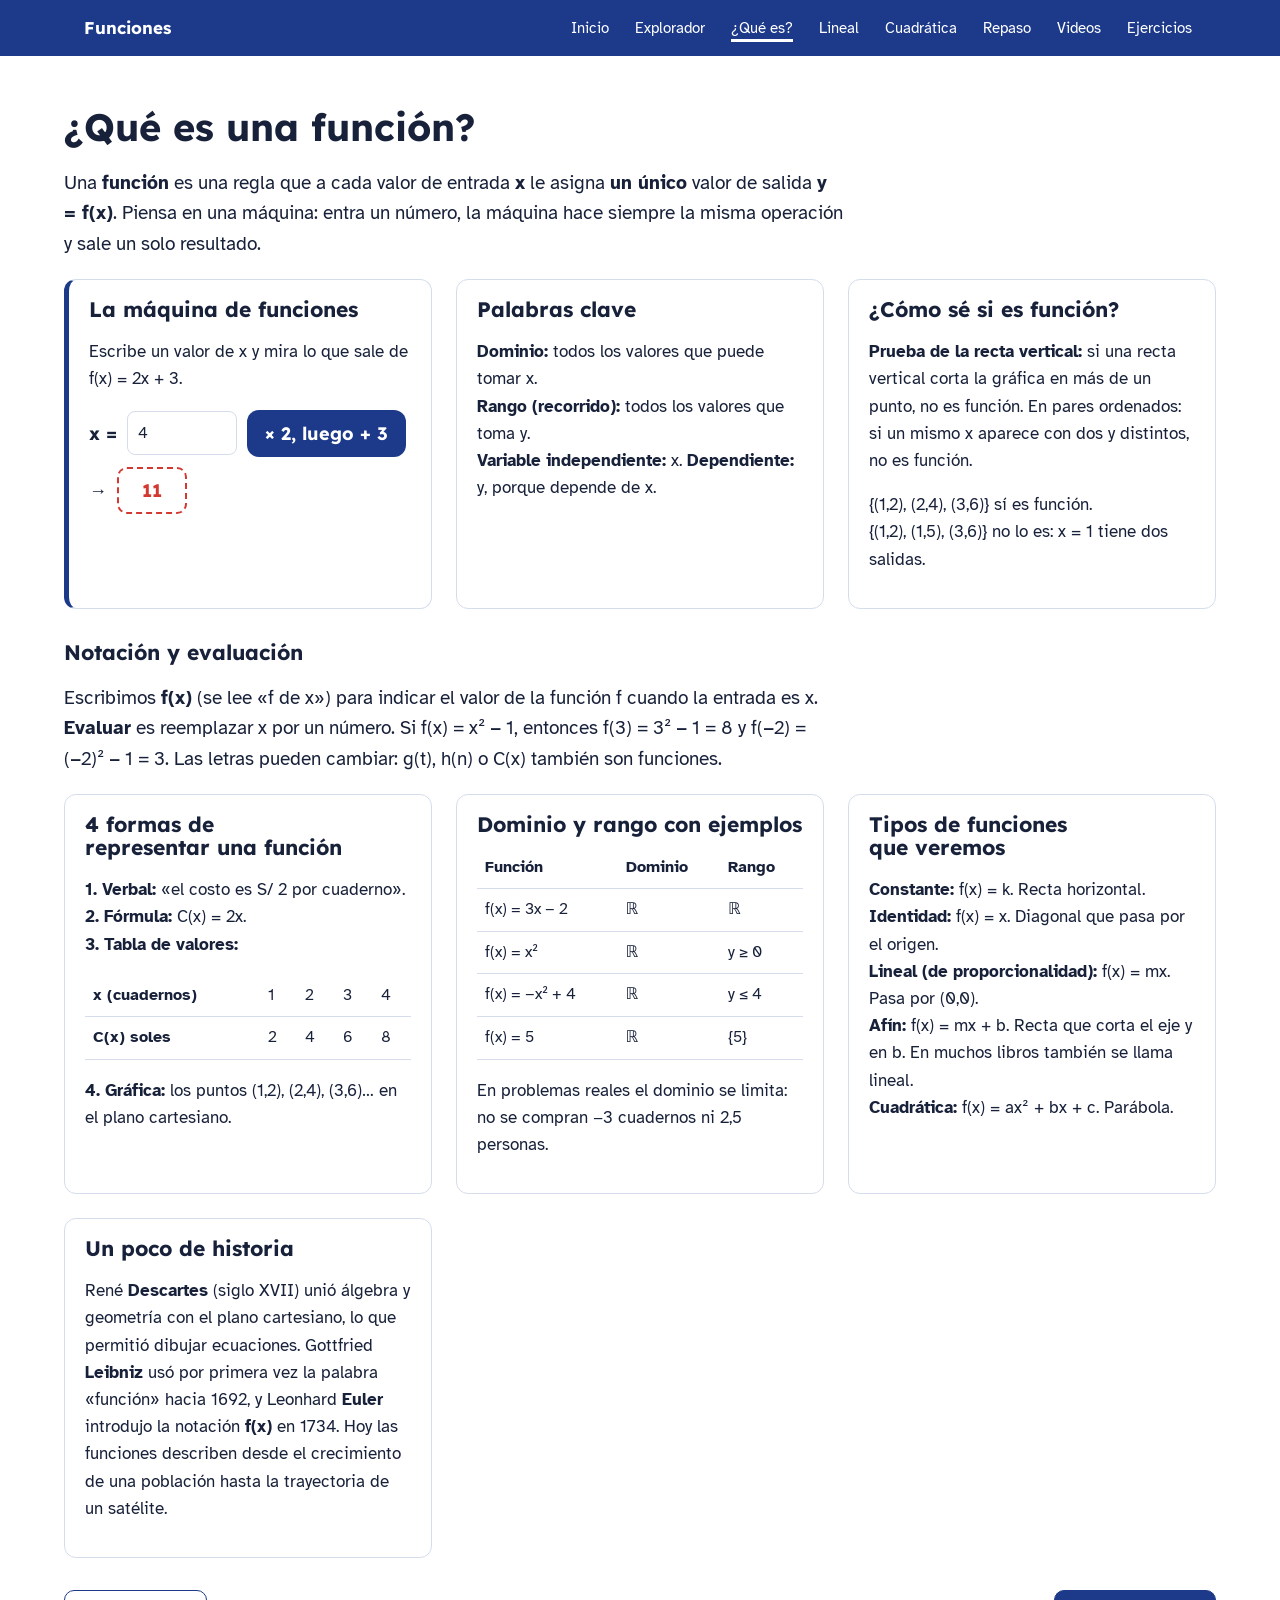
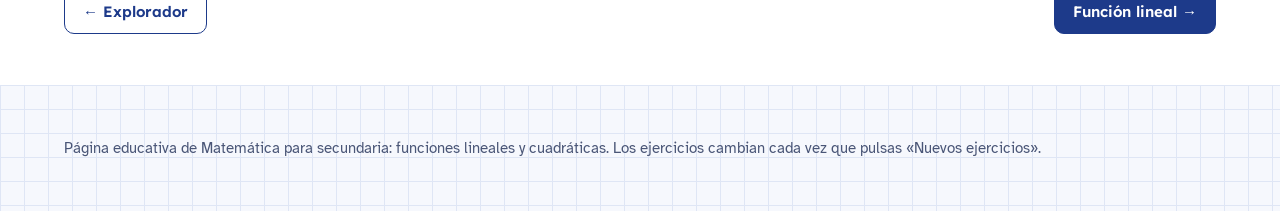
<file: que-es.html>
<!doctype html>
<html lang="es">
  <head>
    <meta charset="utf-8" />
    <meta name="viewport" content="width=device-width,initial-scale=1" />
    <title>¿Qué es una función? · Funciones</title>
    <link rel="preconnect" href="https://fonts.googleapis.com" />
    <link
      href="https://fonts.googleapis.com/css2?family=Lexend:wght@500;700&family=Atkinson+Hyperlegible:wght@400;700&family=Kalam:wght@700&display=swap"
      rel="stylesheet"
    />
    <!-- Estilos: comunes primero, luego los de esta página -->
    <link rel="stylesheet" href="base.css" />
    <link rel="stylesheet" href="navegacion.css" />
    <link rel="stylesheet" href="componentes.css" />
    <link rel="stylesheet" href="teoria.css" />
  </head>
  <body>
    <nav>
      <div class="wrap">
        <b>Funciones</b><a href="index.html">Inicio</a><a href="explorador.html">Explorador</a
        ><a href="que-es.html" aria-current="page">¿Qué es?</a><a href="lineal.html">Lineal</a
        ><a href="cuadratica.html">Cuadrática</a><a href="repaso.html">Repaso</a
        ><a href="videos.html">Videos</a><a href="ejercicios.html">Ejercicios</a>
      </div>
    </nav>

    <section class="band" id="que-es">
      <div class="wrap">
        <h2>¿Qué es una función?</h2>
        <p class="def">
          Una <b>función</b> es una regla que a cada valor de entrada <b>x</b> le asigna
          <b>un único</b> valor de salida <b>y = f(x)</b>. Piensa en una máquina: entra un número,
          la máquina hace siempre la misma operación y sale un solo resultado.
        </p>
        <div class="cols">
          <div class="box key">
            <h3>La máquina de funciones</h3>
            <p>Escribe un valor de x y mira lo que sale de f(x) = 2x + 3.</p>
            <div class="machine">
              <label for="mx">x =</label
              ><input class="ans" id="mx" type="text" inputmode="decimal" value="4" /><span
                class="gear"
                >× 2, luego + 3</span
              ><span aria-hidden="true">→</span><span class="out" id="my">11</span>
            </div>
          </div>
          <div class="box">
            <h3>Palabras clave</h3>
            <p>
              <b>Dominio:</b> todos los valores que puede tomar x.<br /><b>Rango (recorrido):</b>
              todos los valores que toma y.<br /><b>Variable independiente:</b> x.
              <b>Dependiente:</b> y, porque depende de x.
            </p>
          </div>
          <div class="box">
            <h3>¿Cómo sé si es función?</h3>
            <p>
              <b>Prueba de la recta vertical:</b> si una recta vertical corta la gráfica en más de
              un punto, no es función. En pares ordenados: si un mismo x aparece con dos y
              distintos, no es función.
            </p>
            <p>
              {(1,2), (2,4), (3,6)} sí es función.<br />{(1,2), (1,5), (3,6)} no lo es: x = 1 tiene
              dos salidas.
            </p>
          </div>
        </div>
        <h3 style="margin-top: 32px">Notación y evaluación</h3>
        <p class="def">
          Escribimos <b>f(x)</b> (se lee «f de x») para indicar el valor de la función f cuando la
          entrada es x. <b>Evaluar</b> es reemplazar x por un número. Si f(x) = x² − 1, entonces
          f(3) = 3² − 1 = 8 y f(−2) = (−2)² − 1 = 3. Las letras pueden cambiar: g(t), h(n) o C(x)
          también son funciones.
        </p>
        <div class="cols">
          <div class="box">
            <h3>4 formas de representar una función</h3>
            <p>
              <b>1. Verbal:</b> «el costo es S/ 2 por cuaderno».<br /><b>2. Fórmula:</b> C(x) =
              2x.<br /><b>3. Tabla de valores:</b>
            </p>
            <table>
              <tr>
                <th>x (cuadernos)</th>
                <td>1</td>
                <td>2</td>
                <td>3</td>
                <td>4</td>
              </tr>
              <tr>
                <th>C(x) soles</th>
                <td>2</td>
                <td>4</td>
                <td>6</td>
                <td>8</td>
              </tr>
            </table>
            <p><b>4. Gráfica:</b> los puntos (1,2), (2,4), (3,6)… en el plano cartesiano.</p>
          </div>
          <div class="box">
            <h3>Dominio y rango con ejemplos</h3>
            <table>
              <tr>
                <th>Función</th>
                <th>Dominio</th>
                <th>Rango</th>
              </tr>
              <tr>
                <td>f(x) = 3x − 2</td>
                <td>ℝ</td>
                <td>ℝ</td>
              </tr>
              <tr>
                <td>f(x) = x²</td>
                <td>ℝ</td>
                <td>y ≥ 0</td>
              </tr>
              <tr>
                <td>f(x) = −x² + 4</td>
                <td>ℝ</td>
                <td>y ≤ 4</td>
              </tr>
              <tr>
                <td>f(x) = 5</td>
                <td>ℝ</td>
                <td>{5}</td>
              </tr>
            </table>
            <p>
              En problemas reales el dominio se limita: no se compran −3 cuadernos ni 2,5 personas.
            </p>
          </div>
          <div class="box">
            <h3>Tipos de funciones que veremos</h3>
            <p>
              <b>Constante:</b> f(x) = k. Recta horizontal.<br /><b>Identidad:</b> f(x) = x.
              Diagonal que pasa por el origen.<br /><b>Lineal (de proporcionalidad):</b> f(x) = mx.
              Pasa por (0,0).<br /><b>Afín:</b> f(x) = mx + b. Recta que corta el eje y en b. En
              muchos libros también se llama lineal.<br /><b>Cuadrática:</b> f(x) = ax² + bx + c.
              Parábola.
            </p>
          </div>
          <div class="box">
            <h3>Un poco de historia</h3>
            <p>
              René <b>Descartes</b> (siglo XVII) unió álgebra y geometría con el plano cartesiano,
              lo que permitió dibujar ecuaciones. Gottfried <b>Leibniz</b> usó por primera vez la
              palabra «función» hacia 1692, y Leonhard <b>Euler</b> introdujo la notación
              <b>f(x)</b> en 1734. Hoy las funciones describen desde el crecimiento de una población
              hasta la trayectoria de un satélite.
            </p>
          </div>
        </div>
      </div>
      <div class="pager">
        <a href="explorador.html">← Explorador</a
        ><a class="next" href="lineal.html">Función lineal →</a>
      </div>
    </section>

    <footer class="band paper">
      <div class="wrap">
        Página educativa de Matemática para secundaria: funciones lineales y cuadráticas. Los
        ejercicios cambian cada vez que pulsas «Nuevos ejercicios».
      </div>
    </footer>

    <!-- Scripts de esta página -->
    <script src="utilidades.js"></script>
    <script src="maquina.js"></script>
  </body>
</html>
</file>
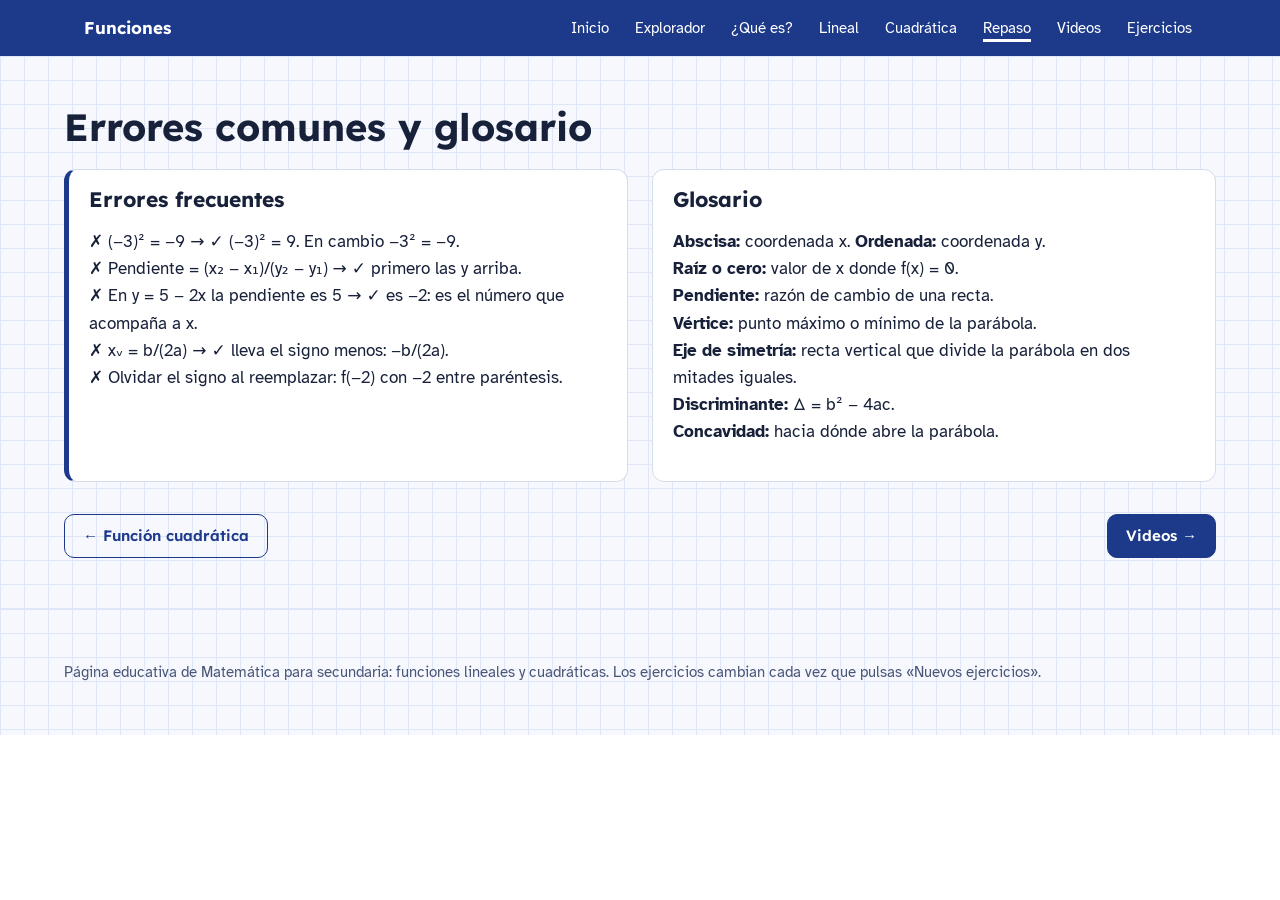
<file: repaso.html>
<!doctype html>
<html lang="es">
  <head>
    <meta charset="utf-8" />
    <meta name="viewport" content="width=device-width,initial-scale=1" />
    <title>Repaso · Funciones</title>
    <link rel="preconnect" href="https://fonts.googleapis.com" />
    <link
      href="https://fonts.googleapis.com/css2?family=Lexend:wght@500;700&family=Atkinson+Hyperlegible:wght@400;700&family=Kalam:wght@700&display=swap"
      rel="stylesheet"
    />
    <!-- Estilos: comunes primero, luego los de esta página -->
    <link rel="stylesheet" href="base.css" />
    <link rel="stylesheet" href="navegacion.css" />
    <link rel="stylesheet" href="componentes.css" />
    <link rel="stylesheet" href="teoria.css" />
  </head>
  <body>
    <nav>
      <div class="wrap">
        <b>Funciones</b><a href="index.html">Inicio</a><a href="explorador.html">Explorador</a
        ><a href="que-es.html">¿Qué es?</a><a href="lineal.html">Lineal</a
        ><a href="cuadratica.html">Cuadrática</a><a href="repaso.html" aria-current="page">Repaso</a
        ><a href="videos.html">Videos</a><a href="ejercicios.html">Ejercicios</a>
      </div>
    </nav>

    <section class="band paper" id="repaso">
      <div class="wrap">
        <h2>Errores comunes y glosario</h2>
        <div class="cols">
          <div class="box key">
            <h3>Errores frecuentes</h3>
            <p>
              ✗ (−3)² = −9 → ✓ (−3)² = 9. En cambio −3² = −9.<br />✗ Pendiente = (x₂ − x₁)/(y₂ − y₁)
              → ✓ primero las y arriba.<br />✗ En y = 5 − 2x la pendiente es 5 → ✓ es −2: es el
              número que acompaña a x.<br />✗ xᵥ = b/(2a) → ✓ lleva el signo menos: −b/(2a).<br />✗
              Olvidar el signo al reemplazar: f(−2) con −2 entre paréntesis.
            </p>
          </div>
          <div class="box">
            <h3>Glosario</h3>
            <p>
              <b>Abscisa:</b> coordenada x. <b>Ordenada:</b> coordenada y.<br /><b>Raíz o cero:</b>
              valor de x donde f(x) = 0.<br /><b>Pendiente:</b> razón de cambio de una recta.<br /><b
                >Vértice:</b
              >
              punto máximo o mínimo de la parábola.<br /><b>Eje de simetría:</b> recta vertical que
              divide la parábola en dos mitades iguales.<br /><b>Discriminante:</b> Δ = b² − 4ac.<br /><b
                >Concavidad:</b
              >
              hacia dónde abre la parábola.
            </p>
          </div>
        </div>
      </div>
      <div class="pager">
        <a href="cuadratica.html">← Función cuadrática</a
        ><a class="next" href="videos.html">Videos →</a>
      </div>
    </section>

    <footer class="band paper">
      <div class="wrap">
        Página educativa de Matemática para secundaria: funciones lineales y cuadráticas. Los
        ejercicios cambian cada vez que pulsas «Nuevos ejercicios».
      </div>
    </footer>
  </body>
</html>
</file>
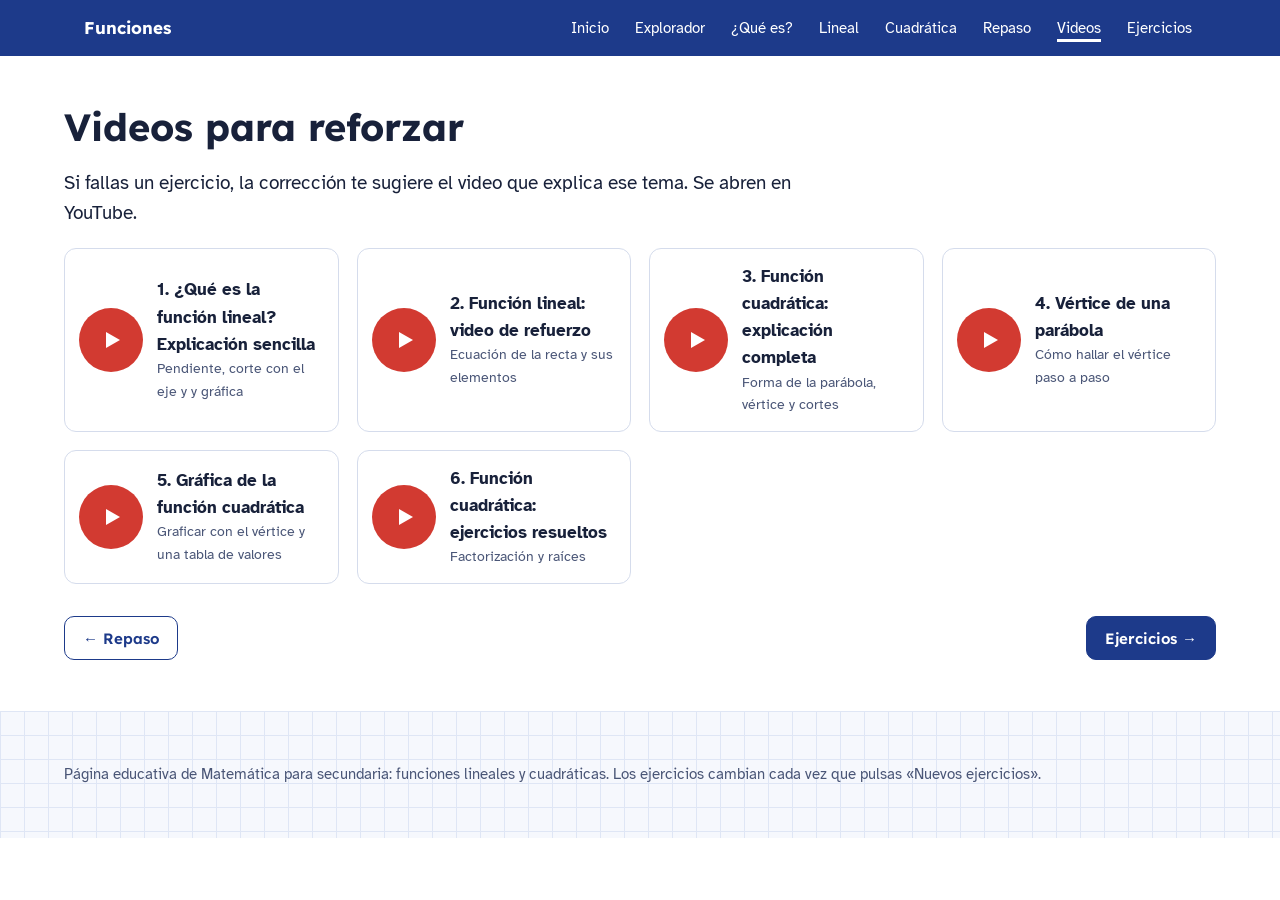
<file: videos.html>
<!doctype html>
<html lang="es">
  <head>
    <meta charset="utf-8" />
    <meta name="viewport" content="width=device-width,initial-scale=1" />
    <title>Videos · Funciones</title>
    <link rel="preconnect" href="https://fonts.googleapis.com" />
    <link
      href="https://fonts.googleapis.com/css2?family=Lexend:wght@500;700&family=Atkinson+Hyperlegible:wght@400;700&family=Kalam:wght@700&display=swap"
      rel="stylesheet"
    />
    <!-- Estilos: comunes primero, luego los de esta página -->
    <link rel="stylesheet" href="base.css" />
    <link rel="stylesheet" href="navegacion.css" />
    <link rel="stylesheet" href="componentes.css" />
    <link rel="stylesheet" href="videos.css" />
  </head>
  <body>
    <nav>
      <div class="wrap">
        <b>Funciones</b><a href="index.html">Inicio</a><a href="explorador.html">Explorador</a
        ><a href="que-es.html">¿Qué es?</a><a href="lineal.html">Lineal</a
        ><a href="cuadratica.html">Cuadrática</a><a href="repaso.html">Repaso</a
        ><a href="videos.html" aria-current="page">Videos</a
        ><a href="ejercicios.html">Ejercicios</a>
      </div>
    </nav>

    <section class="band" id="videos">
      <div class="wrap">
        <h2>Videos para reforzar</h2>
        <p class="def">
          Si fallas un ejercicio, la corrección te sugiere el video que explica ese tema. Se abren
          en YouTube.
        </p>
        <div class="videos" id="vids"></div>
      </div>
      <div class="pager">
        <a href="repaso.html">← Repaso</a><a class="next" href="ejercicios.html">Ejercicios →</a>
      </div>
    </section>

    <footer class="band paper">
      <div class="wrap">
        Página educativa de Matemática para secundaria: funciones lineales y cuadráticas. Los
        ejercicios cambian cada vez que pulsas «Nuevos ejercicios».
      </div>
    </footer>

    <!-- Scripts de esta página -->
    <script src="utilidades.js"></script>
    <script src="videos.js"></script>
  </body>
</html>
</file>
<file: base.css>
/* BASE
   Variables de color (modo claro y oscuro), tipografía y estructura
   general: bandas, contenedor y fondo cuadriculado. */

:root {
  color-scheme: light dark;
  --bg: light-dark(#ffffff, #0f1626);
  --paper: light-dark(#f6f8fd, #16203a);
  --grid: light-dark(#dfe6f5, #24304f);
  --ink: light-dark(#18213a, #e6ebf7);
  --soft: light-dark(#4a5677, #a9b4d0);
  --blue: light-dark(#1d3a8a, #8fb0ff);
  --blueBg: light-dark(#1d3a8a, #1a2b5c);
  --red: light-dark(#d23a31, #ff7a70);
  --ok: light-dark(#0b7d64, #4fd1ae);
  --okBg: light-dark(#e3f5ef, #12352d);
  --noBg: light-dark(#fde9e7, #3a1a1a);
  --line: light-dark(#d5dcec, #2b3756);
  --card: light-dark(#ffffff, #121b30);
}
:root[data-theme="light"] {
  color-scheme: light;
}
:root[data-theme="dark"] {
  color-scheme: dark;
}
* {
  box-sizing: border-box;
  min-width: 0;
}
body {
  margin: 0;
  background: var(--bg);
  color: var(--ink);
  font:
    17px/1.6 "Atkinson Hyperlegible",
    system-ui,
    sans-serif;
  overflow-x: clip;
}
h1,
h2,
h3 {
  font-family: Lexend, system-ui, sans-serif;
  line-height: 1.1;
  text-wrap: balance;
  margin: 0 0 0.5em;
}
h1 {
  font-size: clamp(34px, 5vw, 52px);
}
h2 {
  font-size: clamp(28px, 3.6vw, 38px);
}
h3 {
  font-size: 21px;
}
a {
  color: var(--blue);
}
.band {
  padding: clamp(28px, 4vw, 64px) max(5vw, 16px);
}
.wrap {
  max-width: 1240px;
  margin: 0 auto;
}
.paper {
  background-color: var(--paper);
  background-image:
    linear-gradient(var(--grid) 1px, transparent 1px),
    linear-gradient(90deg, var(--grid) 1px, transparent 1px);
  background-size: 24px 24px;
}
pre,
.scroll {
  overflow-x: auto;
}
html {
  scroll-padding-top: 72px;
}
@media (prefers-reduced-motion: reduce) {
  html {
    scroll-behavior: auto;
  }
  * {
    transition: none !important;
    animation: none !important;
  }
}
.note {
  font-family: Kalam, cursive;
  color: var(--red);
  font-size: 20px;
  line-height: 1.3;
}
.def {
  font-size: 19px;
  max-width: 65ch;
}
footer {
  color: var(--soft);
  font-size: 15px;
}
</file>
<file: navegacion.css>
/* NAVEGACIÓN
   Barra de menú superior y botones Anterior / Siguiente. */

nav {
  position: sticky;
  top: 0;
  z-index: 5;
  background: var(--blueBg);
  color: #fff;
}
nav .wrap {
  display: flex;
  gap: 4px 18px;
  align-items: center;
  padding: 8px max(5vw, 16px);
  flex-wrap: wrap;
}
nav b {
  font-family: Lexend;
  margin-right: auto;
}
nav a {
  color: #fff;
  text-decoration: none;
  padding: 8px 4px;
  font-size: 15px;
}
nav a:hover {
  text-decoration: underline;
}
@media (max-width: 900px) {
  nav {
    position: static;
  }
}
nav a[aria-current="page"] {
  text-decoration: underline;
  text-underline-offset: 6px;
  text-decoration-thickness: 3px;
}
.pager {
  display: flex;
  justify-content: space-between;
  gap: 12px;
  flex-wrap: wrap;
  max-width: 1240px;
  margin: 32px auto 0;
}
.pager a {
  font:
    600 15px Lexend,
    sans-serif;
  min-height: 44px;
  display: inline-flex;
  align-items: center;
  padding: 0 18px;
  border-radius: 10px;
  border: 1.5px solid var(--blue);
  text-decoration: none;
}
.pager a.next {
  background: var(--blue);
  color: var(--bg);
  margin-left: auto;
}
</file>
<file: componentes.css>
/* COMPONENTES
   Piezas reutilizables: botones, fórmulas, deslizadores,
   cajas de respuesta y el área de las gráficas. */

.fig {
  position: relative;
  min-height: 340px;
}
.fig > canvas {
  position: absolute;
  inset: 0;
  width: 100%;
  height: 100%;
}
.tabs button,
.btn {
  font:
    600 15px Lexend,
    sans-serif;
  min-height: 44px;
  padding: 0 16px;
  border-radius: 10px;
  border: 1.5px solid var(--blue);
  background: transparent;
  color: var(--blue);
  cursor: pointer;
}
.tabs button[aria-pressed="true"],
.btn.main {
  background: var(--blue);
  color: var(--bg);
}
button:focus-visible,
input:focus-visible,
a:focus-visible {
  outline: 3px solid var(--red);
  outline-offset: 2px;
}
.formula {
  font:
    700 clamp(20px, 2.6vw, 26px) Lexend,
    sans-serif;
  color: var(--blue);
  margin: 8px 0;
  white-space: nowrap;
  overflow-x: auto;
}
.sliders {
  display: grid;
  grid-template-columns: repeat(auto-fit, minmax(150px, 1fr));
  gap: 6px 16px;
}
.sliders label {
  display: grid;
  grid-template-columns: auto 1fr auto;
  gap: 8px;
  align-items: center;
  font-weight: 700;
}
input[type="range"] {
  width: 100%;
  accent-color: var(--red);
  min-height: 44px;
}
input.ans {
  font:
    16px "Atkinson Hyperlegible",
    sans-serif;
  min-height: 44px;
  width: 110px;
  padding: 6px 10px;
  border: 1.5px solid var(--line);
  border-radius: 8px;
  background: var(--bg);
  color: var(--ink);
}
</file>
<file: portada.css>
/* PORTADA (index.html)
   Título, ilustración y tarjetas-botón. */

.cover .wrap {
  display: grid;
  grid-template-columns: minmax(0, 1fr) minmax(0, 1fr);
  gap: 32px;
  align-items: center;
}
.cover h1 {
  font-size: clamp(44px, 7vw, 76px);
  color: var(--blue);
}
.cover svg.art {
  width: 100%;
  height: auto;
  display: block;
}
.menu {
  display: grid;
  grid-template-columns: repeat(auto-fit, minmax(min(100%, 250px), 1fr));
  gap: 16px;
  margin-top: 8px;
}
.card {
  display: grid;
  grid-template-columns: 56px 1fr;
  gap: 14px;
  align-items: center;
  padding: 18px;
  border-radius: 16px;
  background: var(--card);
  border: 1.5px solid var(--line);
  color: var(--ink);
  text-decoration: none;
  min-height: 110px;
  transition:
    transform 0.15s,
    border-color 0.15s;
}
.card:hover {
  border-color: var(--blue);
  transform: translateY(-3px);
}
.card .ic {
  width: 56px;
  height: 56px;
  border-radius: 14px;
  background: var(--blueBg);
  display: grid;
  place-items: center;
}
.card.hot .ic {
  background: var(--red);
}
.card b {
  font:
    700 19px Lexend,
    sans-serif;
  display: block;
}
.card small {
  color: var(--soft);
  font-size: 15px;
}
@media (max-width: 760px) {
  .cover .wrap {
    grid-template-columns: minmax(0, 1fr);
  }
}
</file>
<file: teoria.css>
/* TEORÍA (que-es, lineal, cuadratica, repaso)
   Columnas de cajas, tablas y la máquina de funciones. */

.cols {
  display: grid;
  grid-template-columns: repeat(auto-fit, minmax(min(100%, 320px), 1fr));
  gap: 24px;
  margin-top: 20px;
}
.box {
  background: var(--card);
  border: 1px solid var(--line);
  border-radius: 12px;
  padding: 18px 20px;
}
.box.key {
  border-left: 5px solid var(--blue);
}
.machine {
  display: flex;
  flex-wrap: wrap;
  align-items: center;
  gap: 10px;
  font:
    700 18px Lexend,
    sans-serif;
}
.machine .gear {
  background: var(--blueBg);
  color: #fff;
  padding: 12px 18px;
  border-radius: 12px;
}
.out {
  min-width: 70px;
  padding: 10px 14px;
  border: 2px dashed var(--red);
  border-radius: 10px;
  color: var(--red);
  text-align: center;
}
table {
  border-collapse: collapse;
  width: 100%;
  font-size: 16px;
}
td,
th {
  border-bottom: 1px solid var(--line);
  padding: 8px;
  text-align: left;
}
</file>
<file: ejercicios.css>
/* EJERCICIOS (ejercicios.html)
   Marcador, tarjetas, opciones y mensajes de corrección. */

.score {
  position: sticky;
  top: 60px;
  z-index: 4;
  background: var(--card);
  border: 1px solid var(--line);
  border-radius: 12px;
  padding: 12px 16px;
  display: flex;
  flex-wrap: wrap;
  gap: 10px 20px;
  align-items: center;
  margin: 14px 0 22px;
}
@media (max-width: 900px) {
  .score {
    top: 0;
  }
}
.bar {
  flex: 1 1 180px;
  height: 12px;
  background: var(--grid);
  border-radius: 6px;
  overflow: hidden;
}
.bar i {
  display: block;
  height: 100%;
  width: 0;
  background: var(--ok);
  transition: width 0.4s;
}
.exs {
  display: grid;
  gap: 18px;
  max-width: 900px;
}
.ex {
  background: var(--card);
  border: 1px solid var(--line);
  border-radius: 14px;
  padding: 18px 20px;
  transition: border-color 0.2s;
}
.ex.good {
  border-color: var(--ok);
  background: linear-gradient(var(--okBg), var(--card) 70%);
}
.ex.bad {
  border-color: var(--red);
}
.ex header {
  display: flex;
  gap: 10px;
  align-items: baseline;
  flex-wrap: wrap;
  margin-bottom: 6px;
}
.ex header b {
  font: 700 20px Lexend;
}
.chip {
  font-size: 13px;
  padding: 2px 10px;
  border-radius: 20px;
  background: var(--grid);
  color: var(--soft);
}
.q {
  font-size: 18px;
}
.q .m {
  font: 700 1.05em Lexend;
  color: var(--blue);
  white-space: nowrap;
}
.row {
  display: flex;
  flex-wrap: wrap;
  gap: 10px;
  align-items: center;
  margin-top: 12px;
}
.row label {
  font-weight: 700;
  display: flex;
  gap: 6px;
  align-items: center;
}
.opts {
  display: grid;
  grid-template-columns: repeat(auto-fit, minmax(min(100%, 200px), 1fr));
  gap: 8px;
  margin-top: 12px;
}
.opt {
  font: 16px "Atkinson Hyperlegible";
  text-align: left;
  min-height: 44px;
  padding: 8px 14px;
  border-radius: 10px;
  border: 1.5px solid var(--line);
  background: var(--bg);
  color: var(--ink);
  cursor: pointer;
}
.opt.right {
  border-color: var(--ok);
  background: var(--okBg);
}
.opt.wrong {
  border-color: var(--red);
  background: var(--noBg);
}
.fb {
  margin-top: 12px;
  padding: 10px 14px;
  border-radius: 10px;
  display: none;
}
.fb.show {
  display: block;
}
.fb.ok {
  background: var(--okBg);
  color: var(--ok);
}
.fb.no {
  background: var(--noBg);
  color: var(--red);
}
.fb p {
  margin: 0;
  color: var(--ink);
}
.fb strong {
  display: block;
}
.link {
  background: none;
  border: 0;
  color: var(--blue);
  text-decoration: underline;
  font: 15px "Atkinson Hyperlegible";
  cursor: pointer;
  min-height: 44px;
  padding: 0 6px;
}
.sol {
  display: none;
  margin-top: 10px;
  padding: 10px 14px;
  border-left: 4px solid var(--blue);
  background: var(--paper);
}
.sol.show {
  display: block;
}
.live {
  display: flex;
  gap: 14px;
  flex-wrap: wrap;
  font-weight: 700;
  margin-top: 6px;
}
.live span {
  color: var(--red);
}
.live span.y {
  color: var(--ok);
}
.ex .fig {
  min-height: 400px;
  margin-top: 10px;
  border: 1px solid var(--line);
  border-radius: 10px;
  overflow: hidden;
}
</file>
<file: explorador.css>
/* EXPLORADOR (explorador.html)
   Tarjeta con pestañas Lineal / Cuadrática y lecturas. */

.hero .wrap {
  display: grid;
  grid-template-columns: minmax(0, 1fr) minmax(0, 1.35fr);
  gap: 32px;
  align-items: center;
}
.hero p.lead {
  font-size: 19px;
  color: var(--soft);
  max-width: 34ch;
}
.board {
  background: var(--card);
  border: 1px solid var(--line);
  border-radius: 14px;
  padding: 14px;
  box-shadow: 0 10px 30px -18px rgba(20, 40, 100, 0.5);
}
.tabs {
  display: flex;
  gap: 6px;
  margin-bottom: 10px;
}
.readout {
  display: flex;
  flex-wrap: wrap;
  gap: 6px 18px;
  font-size: 15px;
  color: var(--soft);
  margin-top: 6px;
}
.readout b {
  color: var(--ink);
}
@media (max-width: 760px) {
  .hero .wrap {
    grid-template-columns: minmax(0, 1fr);
  }
  .hero .fig {
    min-height: 300px;
  }
}
</file>
<file: videos.css>
/* VIDEOS (videos.html)
   Tarjetas de los videos. */

.videos {
  display: grid;
  grid-template-columns: repeat(auto-fit, minmax(min(100%, 260px), 1fr));
  gap: 18px;
  margin-top: 18px;
}
.vid {
  display: grid;
  grid-template-columns: 64px 1fr;
  gap: 14px;
  align-items: center;
  text-decoration: none;
  color: var(--ink);
  background: var(--card);
  border: 1px solid var(--line);
  border-radius: 12px;
  padding: 14px;
  min-height: 96px;
}
.vid:hover {
  border-color: var(--red);
}
.play {
  width: 64px;
  height: 64px;
  border-radius: 50%;
  background: var(--red);
  display: grid;
  place-items: center;
}
.vid small {
  display: block;
  color: var(--soft);
}
</file>
